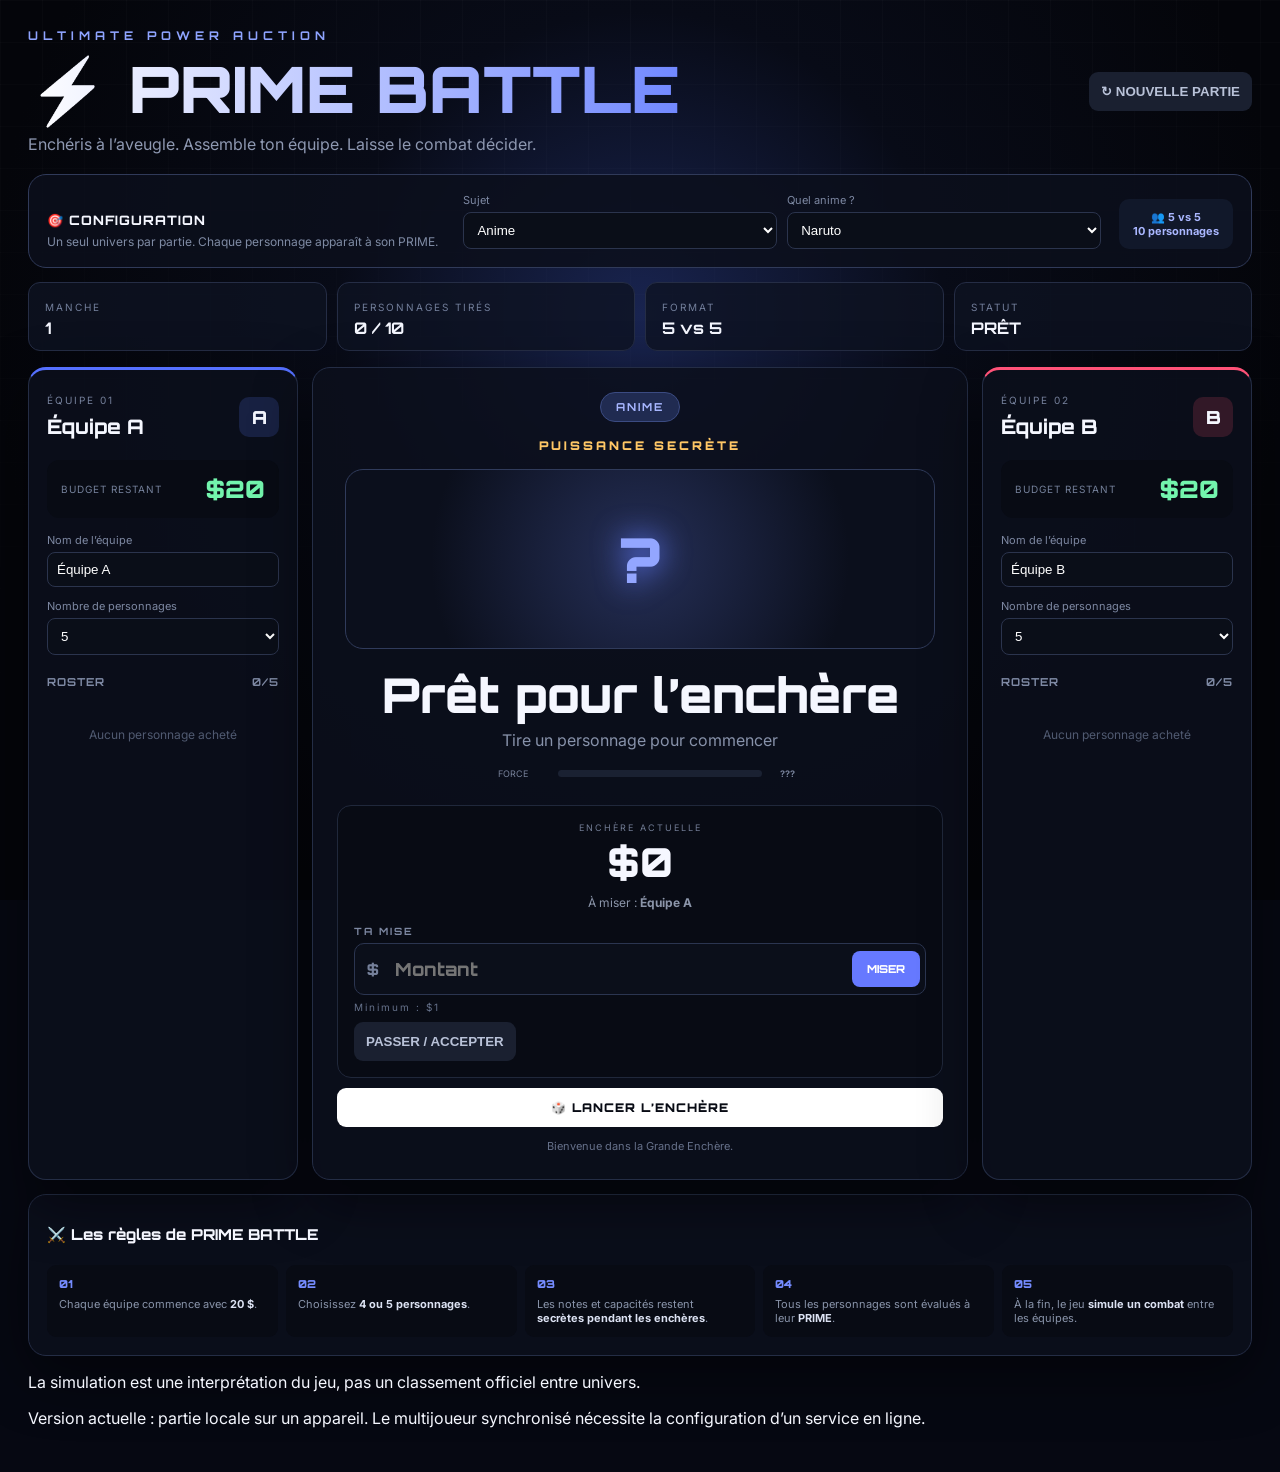
<file: index.html>
<!doctype html>
<html lang="fr"><head><meta charset="utf-8"><meta name="viewport" content="width=device-width,initial-scale=1"><meta name="theme-color" content="#080b17"><title>Ultimate Power Auction — PRIME Battle</title><link rel="manifest" href="manifest.webmanifest"><link rel="stylesheet" href="style.css"></head>
<body><div class="bg"></div><div class="app">
<header class="top"><div><div class="kicker">ULTIMATE POWER AUCTION</div><h1>⚡ PRIME BATTLE</h1><p>Enchéris à l’aveugle. Assemble ton équipe. Laisse le combat décider.</p></div><button id="reset" class="ghost">↻ NOUVELLE PARTIE</button></header>
<section class="setup"><div><div class="setup-title">🎯 CONFIGURATION</div><p>Un seul univers par partie. Chaque personnage apparaît à son PRIME.</p></div><div class="setup-grid"><label>Sujet<select id="subject"><option value="ANIME">Anime</option><option value="MARVEL">Marvel</option><option value="DC">DC</option><option value="ANIMAUX TERRESTRES">Animaux terrestres</option><option value="ANIMAUX AQUATIQUES">Animaux aquatiques</option></select></label><label id="animeChoice">Quel anime ?<select id="anime"><option>Naruto</option><option>Dragon Ball</option><option>One Piece</option><option>Jujutsu Kaisen</option><option>Demon Slayer</option><option>Solo Leveling</option><option>My Hero Academia</option><option>Attack on Titan</option><option>Bleach</option><option>Black Clover</option><option>7 Deadly Sins</option></select></label></div><div class="format-note">👥 <b id="formatText">5 vs 5</b><br><b id="charTotal">10 personnages</b></div></section>
<section class="hud"><div class="hudbox"><span>MANCHE</span><b id="round">1</b></div><div class="hudbox"><span>PERSONNAGES TIRÉS</span><b id="count">0 / 10</b></div><div class="hudbox"><span>FORMAT</span><b id="players">5 vs 5</b></div><div class="hudbox"><span>STATUT</span><b id="status">PRÊT</b></div></section>
<section class="battle"><aside class="team blue"><div class="teamhead"><div><small>ÉQUIPE 01</small><h2 id="nameA">Équipe A</h2></div><div class="avatar">A</div></div><div class="budget"><span>BUDGET RESTANT</span><strong id="budgetA">$20</strong></div><label>Nom de l’équipe<input id="inputA" value="Équipe A" maxlength="24"></label><label>Nombre de personnages<select id="playersA"><option value="4">4</option><option value="5" selected>5</option></select></label><h3>ROSTER <span id="sizeA">0/5</span></h3><div id="rosterA" class="roster"></div></aside>
<main class="arena"><div class="topic" id="topic">ANIME</div><div class="rarity" id="rarity">PUISSANCE SECRÈTE</div><div class="card"><div class="portrait" id="portrait">?</div><div class="charname" id="charname">Prêt pour l’enchère</div><div class="universe" id="universe">Tire un personnage pour commencer</div><div class="power"><span>FORCE</span><div><i id="powerbar"></i></div><b id="powernum">???</b></div></div>
<div class="auction"><div><small>ENCHÈRE ACTUELLE</small><strong id="bid">$0</strong><span>À miser : <b id="turn">Équipe A</b></span></div><div class="custombid"><span>TA MISE</span><div class="inputrow"><span>$</span><input id="bidInput" type="number" min="1" step="1" placeholder="Montant"><button id="bidBtn">MISER</button></div><small id="minimum">Minimum : $1</small></div><div class="actions"><button id="pass" class="ghost">PASSER / ACCEPTER</button></div></div><button id="draw" class="draw">🎲 LANCER L’ENCHÈRE</button><div id="feed" class="feed" aria-live="polite">Bienvenue dans la Grande Enchère.</div></main>
<aside class="team red"><div class="teamhead"><div><small>ÉQUIPE 02</small><h2 id="nameB">Équipe B</h2></div><div class="avatar">B</div></div><div class="budget"><span>BUDGET RESTANT</span><strong id="budgetB">$20</strong></div><label>Nom de l’équipe<input id="inputB" value="Équipe B" maxlength="24"></label><label>Nombre de personnages<select id="playersB"><option value="4">4</option><option value="5" selected>5</option></select></label><h3>ROSTER <span id="sizeB">0/5</span></h3><div id="rosterB" class="roster"></div></aside></section>
<section class="rules"><h2>⚔️ Les règles de PRIME BATTLE</h2><div><span>01</span>Chaque équipe commence avec <b>20 $</b>.</div><div><span>02</span>Choisissez <b>4 ou 5 personnages</b>.</div><div><span>03</span>Les notes et capacités restent <b>secrètes pendant les enchères</b>.</div><div><span>04</span>Tous les personnages sont évalués à leur <b>PRIME</b>.</div><div><span>05</span>À la fin, le jeu <b>simule un combat</b> entre les équipes.</div></section>
<footer><p>La simulation est une interprétation du jeu, pas un classement officiel entre univers.</p><p class="online-note">Version actuelle : partie locale sur un appareil. Le multijoueur synchronisé nécessite la configuration d’un service en ligne.</p></footer>
</div><script src="script.js"></script><script>if('serviceWorker' in navigator)navigator.serviceWorker.register('./service-worker.js').catch(()=>{});</script></body></html>
</file>
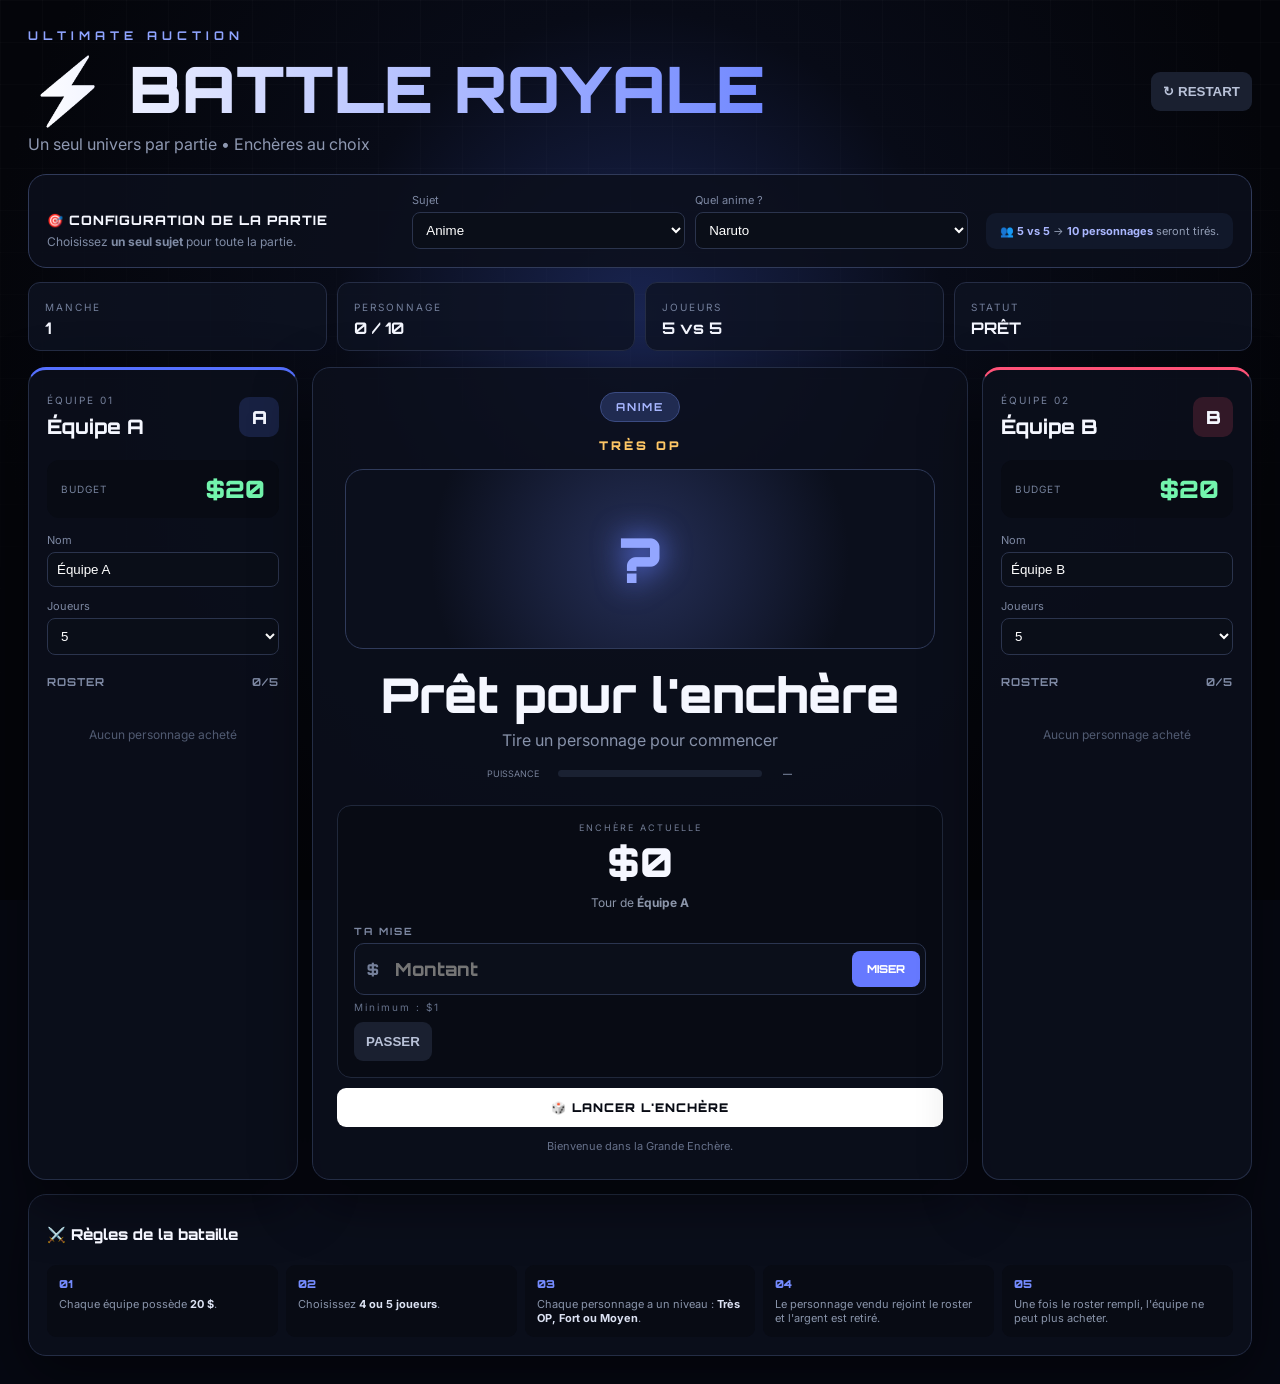
<file: index_old.html>
<!doctype html>
<html lang="fr">
<head>
<meta charset="utf-8"><meta name="viewport" content="width=device-width,initial-scale=1">
<title>ULTIMATE AUCTION — Battle Royale</title>
<link rel="stylesheet" href="style.css">
</head>
<body>
<div class="bg"></div>
<div class="app">
<header class="top">
  <div><div class="kicker">ULTIMATE AUCTION</div><h1>⚡ BATTLE ROYALE</h1><p>Un seul univers par partie • Enchères au choix</p></div>
  <button id="reset" class="ghost">↻ RESTART</button>
</header>

<section class="setup">
  <div>
    <div class="setup-title">🎯 CONFIGURATION DE LA PARTIE</div>
    <p>Choisissez <b>un seul sujet</b> pour toute la partie.</p>
  </div>
  <div class="setup-grid">
    <label>Sujet
      <select id="subject">
        <option value="ANIME">Anime</option>
        <option value="MARVEL">Marvel</option>
        <option value="DC">DC</option>
        <option value="ANIMAUX TERRESTRES">Animaux terrestres</option>
        <option value="ANIMAUX AQUATIQUES">Animaux aquatiques</option>
      </select>
    </label>
    <label id="animeChoice">Quel anime ?
      <select id="anime">
        <option value="Naruto">Naruto</option>
        <option value="Dragon Ball">Dragon Ball</option>
        <option value="One Piece">One Piece</option>
        <option value="Jujutsu Kaisen">Jujutsu Kaisen</option>
        <option value="Demon Slayer">Demon Slayer</option>
        <option value="Solo Leveling">Solo Leveling</option>
        <option value="My Hero Academia">My Hero Academia</option>
        <option value="Attack on Titan">Attack on Titan</option>
        <option value="Bleach">Bleach</option>
        <option value="Black Clover">Black Clover</option>
        <option value="7 Deadly Sins">7 Deadly Sins</option>
      </select>
    </label>
  </div>
  <div class="format-note">👥 <b id="formatText">5 vs 5</b> → <b id="charTotal">10 personnages</b> seront tirés.</div>
</section>
<section class="hud">
  <div class="hudbox"><span>MANCHE</span><b id="round">1</b></div>
  <div class="hudbox"><span>PERSONNAGE</span><b id="count">0 / 30</b></div>
  <div class="hudbox"><span>JOUEURS</span><b id="players">5 vs 5</b></div>
  <div class="hudbox"><span>STATUT</span><b id="status">PRÊT</b></div>
</section>

<section class="battle">
<aside class="team blue">
  <div class="teamhead"><div><small>ÉQUIPE 01</small><h2 id="nameA">Équipe A</h2></div><div class="avatar">A</div></div>
  <div class="budget"><span>BUDGET</span><strong id="budgetA">$20</strong></div>
  <label>Nom <input id="inputA" value="Équipe A"></label>
  <label>Joueurs <select id="playersA"><option value="4">4</option><option value="5" selected>5</option></select></label>
  <h3>ROSTER <span id="sizeA">0/5</span></h3><div id="rosterA" class="roster"></div>
</aside>

<main class="arena">
  <div class="topic" id="topic">ANIME</div>
  <div class="rarity" id="rarity">TRÈS OP</div>
  <div class="card">
    <div class="portrait" id="portrait">?</div>
    <div class="charname" id="charname">Prêt pour l'enchère</div>
    <div class="universe" id="universe">Tire un personnage pour commencer</div>
    <div class="power"><span>PUISSANCE</span><div><i id="powerbar"></i></div><b id="powernum">—</b></div>
  </div>
  <div class="auction">
    <div><small>ENCHÈRE ACTUELLE</small><strong id="bid">$0</strong><span>Tour de <b id="turn">Équipe A</b></span></div>
    <div class="custombid">
      <span>TA MISE</span>
      <div class="inputrow">
        <span>$</span><input id="bidInput" type="number" min="1" step="1" placeholder="Montant">
        <button id="bidBtn">MISER</button>
      </div>
      <small id="minimum">Minimum : $1</small>
    </div>
    <div class="actions"><button id="pass" class="ghost">PASSER</button></div>
  </div>
  <button id="draw" class="draw">🎲 LANCER L'ENCHÈRE</button>
  <div id="feed" class="feed">Bienvenue dans la Grande Enchère.</div>
</main>

<aside class="team red">
  <div class="teamhead"><div><small>ÉQUIPE 02</small><h2 id="nameB">Équipe B</h2></div><div class="avatar">B</div></div>
  <div class="budget"><span>BUDGET</span><strong id="budgetB">$20</strong></div>
  <label>Nom <input id="inputB" value="Équipe B"></label>
  <label>Joueurs <select id="playersB"><option value="4">4</option><option value="5" selected>5</option></select></label>
  <h3>ROSTER <span id="sizeB">0/5</span></h3><div id="rosterB" class="roster"></div>
</aside>
</section>

<section class="rules"><h2>⚔️ Règles de la bataille</h2>
<div><span>01</span> Chaque équipe possède <b>20 $</b>.</div><div><span>02</span> Choisissez <b>4 ou 5 joueurs</b>.</div><div><span>03</span> Chaque personnage a un niveau : <b>Très OP, Fort ou Moyen</b>.</div><div><span>04</span> Le personnage vendu rejoint le roster et l'argent est retiré.</div><div><span>05</span> Une fois le roster rempli, l'équipe ne peut plus acheter.</div></section>
</div>
<script src="script.js"></script>
</body></html>
</file>
<file: style.css>
@import url('https://fonts.googleapis.com/css2?family=Orbitron:wght@500;700;900&family=Inter:wght@400;600;800&display=swap');
*{box-sizing:border-box}body{margin:0;background:#060812;color:#f5f7ff;font-family:Inter,sans-serif;min-height:100vh}.bg{position:fixed;inset:0;background:radial-gradient(circle at 50% 35%,#192450 0,#080b17 35%,#04050a 75%);z-index:-2}.bg:after{content:"";position:absolute;inset:0;background-image:linear-gradient(#ffffff05 1px,transparent 1px),linear-gradient(90deg,#ffffff05 1px,transparent 1px);background-size:42px 42px;mask-image:linear-gradient(to bottom,#000,transparent 90%)}.app{max-width:1450px;margin:auto;padding:28px}.top{display:flex;justify-content:space-between;align-items:center;margin-bottom:20px}.kicker{font:700 12px Orbitron;letter-spacing:5px;color:#8fa4ff}.top h1{font:900 clamp(34px,5vw,64px) Orbitron;margin:5px 0;background:linear-gradient(90deg,#fff,#7188ff);color:transparent;background-clip:text}.top p{margin:0;color:#8e98b1}.hud{display:grid;grid-template-columns:repeat(4,1fr);gap:10px;margin-bottom:16px}.hudbox{background:#0e1322cc;border:1px solid #252d45;border-radius:12px;padding:12px 16px}.hudbox span{font-size:10px;color:#737f9b;letter-spacing:2px}.hudbox b{display:block;margin-top:3px;font-family:Orbitron}.battle{display:grid;grid-template-columns:270px minmax(400px,1fr) 270px;gap:14px}.team,.arena,.rules{background:#0c101cdd;border:1px solid #242d45;border-radius:18px;box-shadow:0 20px 60px #0007}.team{padding:18px}.team.blue{border-top:3px solid #5570ff}.team.red{border-top:3px solid #ff5278}.teamhead{display:flex;justify-content:space-between;align-items:center}.teamhead small{color:#75809b;font-size:10px;letter-spacing:2px}.team h2{font:800 20px Orbitron;margin:6px 0}.avatar{width:40px;height:40px;display:grid;place-items:center;border-radius:10px;background:#182142;font:900 18px Orbitron}.red .avatar{background:#321827}.budget{margin:15px 0;padding:14px;background:#080b14;border-radius:12px;display:flex;justify-content:space-between;align-items:center}.budget span{font-size:10px;color:#74809a;letter-spacing:1px}.budget strong{font:900 24px Orbitron;color:#73f5ad}label{font-size:11px;color:#7d88a2;display:block;margin-top:12px}input,select{width:100%;margin-top:5px;padding:9px;border-radius:8px;border:1px solid #2b344d;background:#0a0e18;color:#fff}h3{font:700 11px Orbitron;color:#7f8aa5;letter-spacing:1px;margin:20px 0 8px;display:flex;justify-content:space-between}.roster{min-height:220px}.empty{color:#505a71;text-align:center;padding:30px 5px;font-size:12px}.player{display:flex;justify-content:space-between;align-items:center;padding:10px 7px;border-bottom:1px solid #1e2638}.player b{font-size:13px}.player small{color:#72efa9}.arena{padding:24px;text-align:center;display:flex;flex-direction:column;justify-content:center}.topic{display:inline-block;align-self:center;background:#202b51;border:1px solid #3b4b82;border-radius:999px;padding:7px 15px;font:700 11px Orbitron;letter-spacing:2px;color:#a7b6ff}.rarity{font:900 12px Orbitron;letter-spacing:3px;color:#ffc766;margin:16px 0 8px}.card{padding:8px}.portrait{height:180px;display:grid;place-items:center;border-radius:18px;background:radial-gradient(circle,#252f57,#0b0f1c 68%);border:1px solid #303b5b;font:900 62px Orbitron;color:#93a6ff;text-shadow:0 0 30px #637cff}.charname{font:900 clamp(28px,4vw,48px) Orbitron;margin-top:15px}.universe{color:#8792aa;margin-top:5px}.power{max-width:330px;margin:18px auto 0;display:grid;grid-template-columns:75px 1fr 35px;gap:8px;align-items:center;font-size:9px;color:#77829a}.power div{height:7px;background:#1a2132;border-radius:10px;overflow:hidden}.power i{display:block;height:100%;width:0;background:linear-gradient(90deg,#667cff,#ffcf68);transition:.4s}.auction{margin-top:18px;padding:16px;background:#080b14;border:1px solid #20283b;border-radius:14px}.auction small{display:block;color:#717c94;font-size:9px;letter-spacing:2px}.auction strong{display:block;font:900 40px Orbitron;margin:4px}.auction span{font-size:12px;color:#8c96aa}.bidbuttons{display:grid;grid-template-columns:repeat(4,1fr);gap:7px;margin-top:14px}.bidbuttons button,.ghost,.sell,.draw{border:0;border-radius:9px;padding:12px;font-weight:800;cursor:pointer}.bidbuttons button{background:#192139;color:#dbe2ff}.bidbuttons button:hover{background:#27365c}.actions{display:flex;gap:8px;margin-top:8px}.ghost{background:#1a2030;color:#b9c2d8}.sell{background:linear-gradient(90deg,#5e70ff,#8b67ff);color:#fff;flex:1}.draw{margin-top:10px;background:#fff;color:#080b14;font:900 12px Orbitron;letter-spacing:1px}.feed{font-size:11px;color:#66718a;margin-top:12px;min-height:16px}.rules{margin-top:14px;padding:18px}.rules h2{font:800 15px Orbitron}.rules{display:grid;grid-template-columns:repeat(5,1fr);gap:8px}.rules h2{grid-column:1/-1}.rules div{font-size:11px;color:#8994aa;padding:12px;background:#080b14;border-radius:9px}.rules span{color:#758cff;font:900 11px Orbitron;display:block;margin-bottom:6px}.rules b{color:#dce2f3}@media(max-width:1000px){.battle{grid-template-columns:1fr}.team{min-height:0}.roster{min-height:80px}.rules{grid-template-columns:1fr 1fr}.arena{order:-1}.hud{grid-template-columns:1fr 1fr}}@media(max-width:550px){.app{padding:12px}.top{align-items:flex-start;gap:10px}.hud{grid-template-columns:1fr 1fr}.rules{grid-template-columns:1fr}.bidbuttons{grid-template-columns:1fr 1fr}.charname{font-size:27px}}

.custombid{margin-top:14px;text-align:left}.custombid>span{display:block;font:700 10px Orbitron;letter-spacing:2px;color:#7d88a2;margin-bottom:6px}.inputrow{display:flex;gap:7px;align-items:center;background:#0b0f1a;border:1px solid #2b3550;border-radius:10px;padding:5px 5px 5px 12px}.inputrow>span{color:#75809a;font:800 15px Orbitron}.inputrow input{margin:0;border:0;background:transparent;outline:0;font:800 18px Orbitron;color:#fff;min-width:0}.inputrow button{border:0;border-radius:8px;padding:11px 15px;background:#6679ff;color:white;font:800 11px Orbitron;cursor:pointer}.custombid small{display:block;color:#65718a;margin-top:6px;font-size:10px}.actions{margin-top:9px}

.setup{margin-bottom:14px;padding:18px;background:#0c101cdd;border:1px solid #303a59;border-radius:18px;display:grid;grid-template-columns:1fr 1.6fr auto;gap:18px;align-items:end}.setup-title{font:800 13px Orbitron;letter-spacing:1px}.setup p{margin:6px 0 0;color:#7f8ba4;font-size:12px}.setup-grid{display:grid;grid-template-columns:1fr 1fr;gap:10px}.setup label{margin:0}.format-note{padding:11px 14px;border-radius:10px;background:#11182a;color:#929db5;font-size:11px;text-align:center}.format-note b{color:#aab7ff}@media(max-width:900px){.setup{grid-template-columns:1fr}.setup-grid{grid-template-columns:1fr 1fr}}@media(max-width:550px){.setup-grid{grid-template-columns:1fr}}

.priority-box{
  margin-top:14px;
  padding:16px;
  border:1px solid rgba(255,255,255,.2);
  border-radius:14px;
  background:rgba(255,170,0,.10);
}
.priority-box p{margin:7px 0 12px;color:#ddd}
.priority-box button{margin-right:8px;margin-bottom:6px}
</file>
